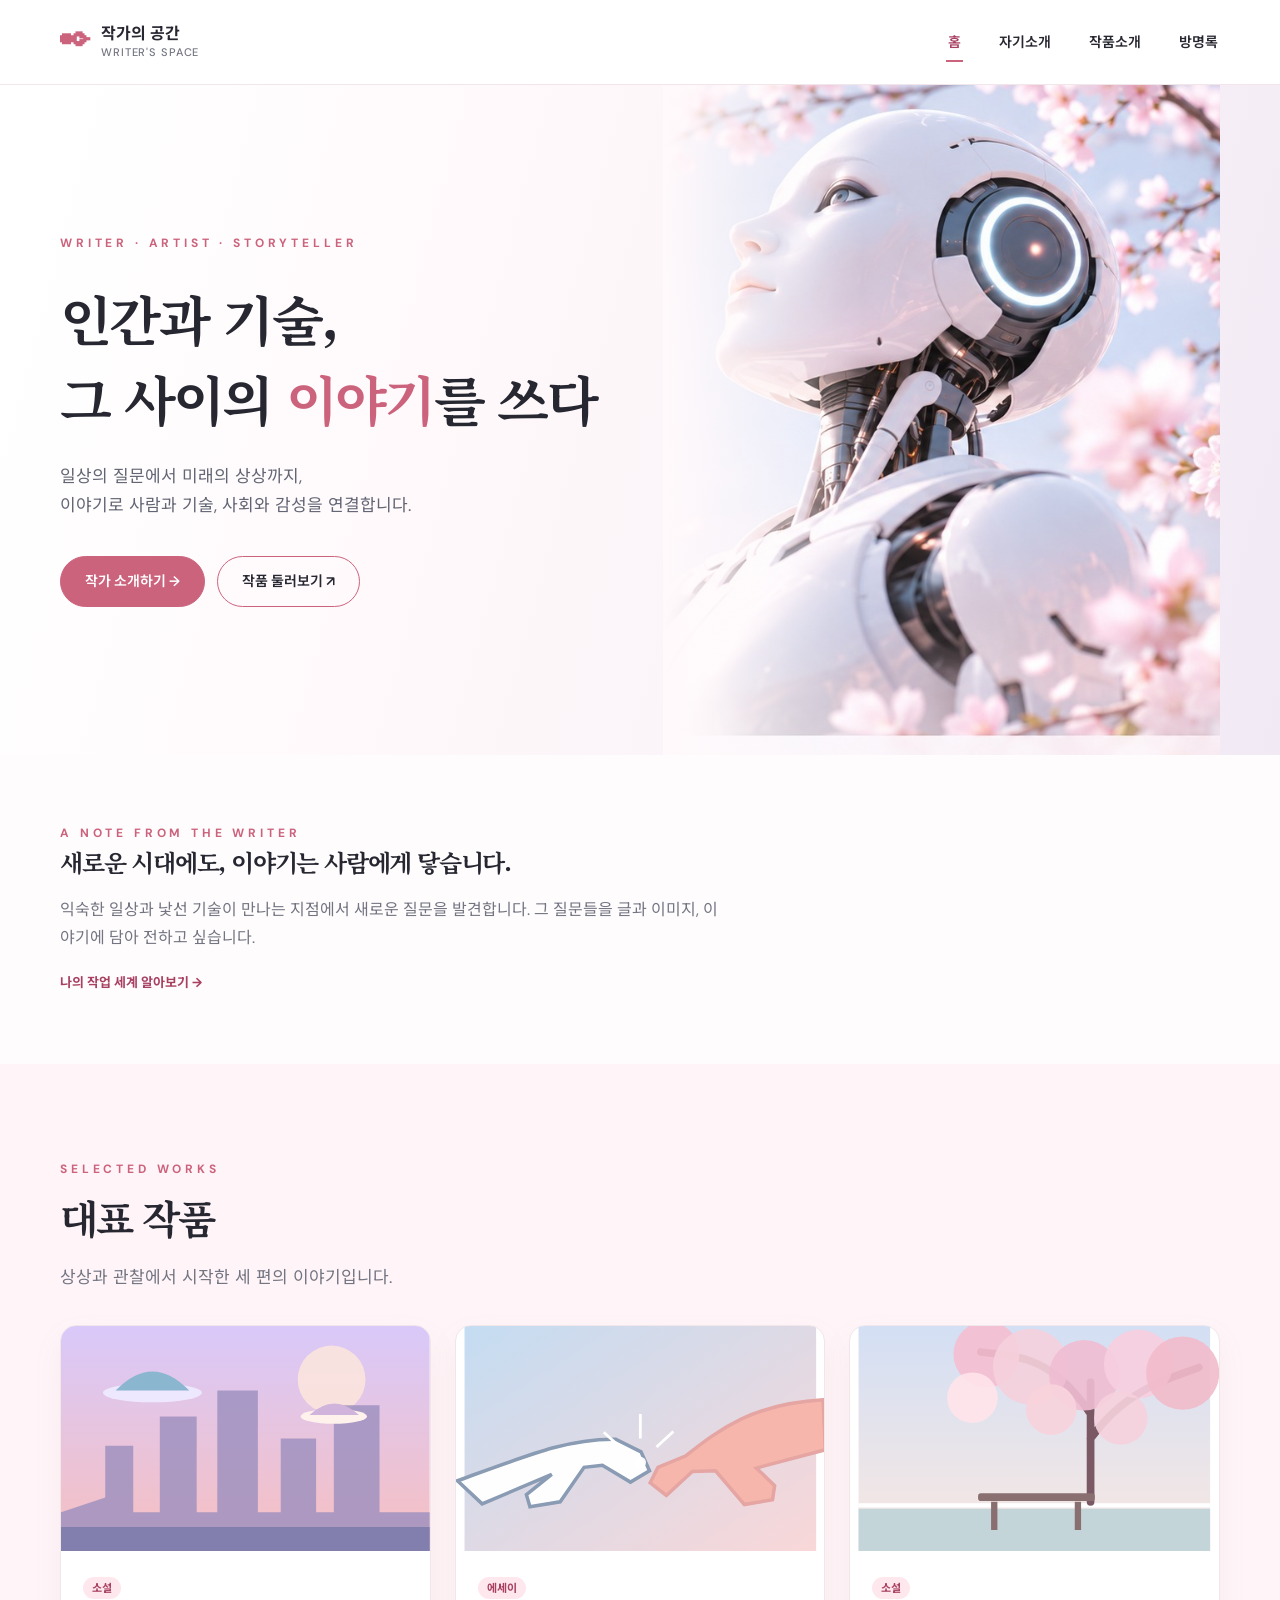
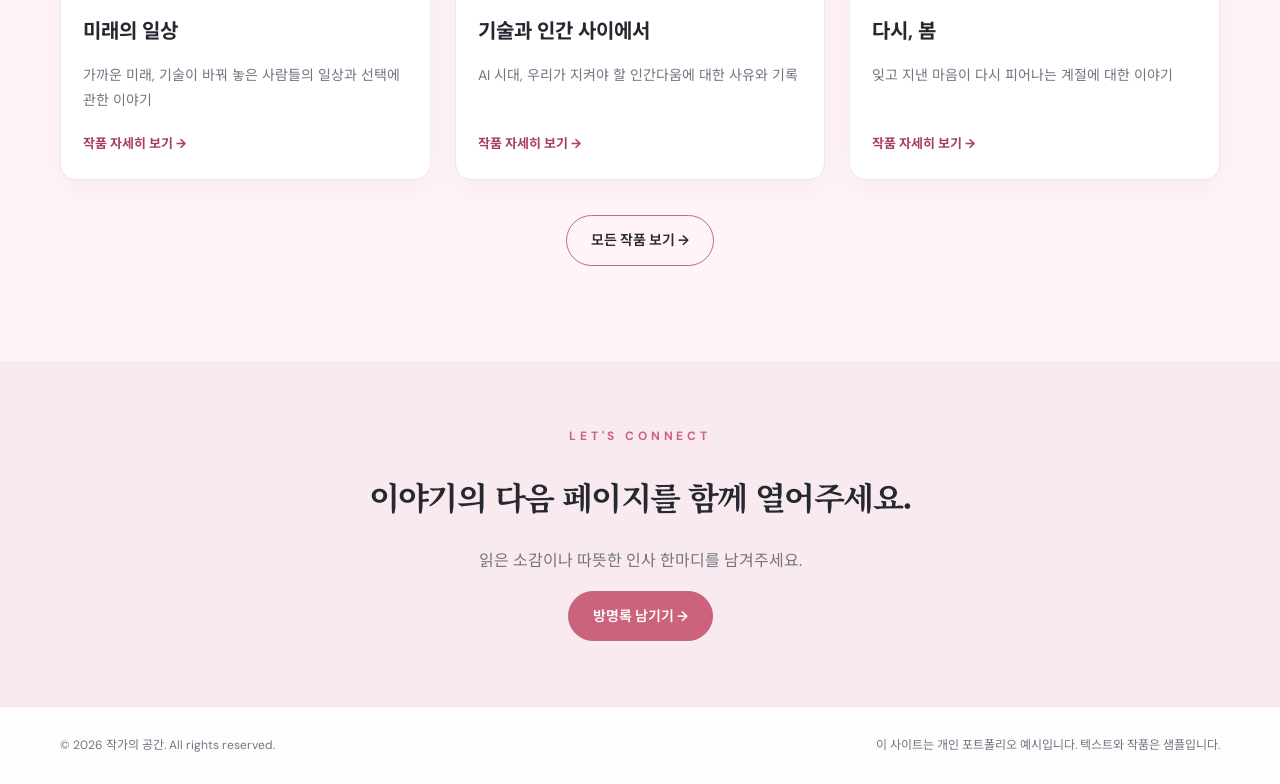
<file: index.html>
<!doctype html><html lang="ko"><head><meta charset="utf-8"><meta name="viewport" content="width=device-width,initial-scale=1"><meta name="theme-color" content="#fffafc"><meta name="description" content="인간과 기술, 그리고 이야기를 연결하는 작가의 공간"><title>홈 | 작가의 공간</title><link rel="stylesheet" href="style.css"></head><body><header class="site-header"><div class="container header-inner"><a class="brand" href="index.html" aria-label="홈으로"><span class="brand-mark">✒</span><span>작가의 공간<small>WRITER'S SPACE</small></span></a><button class="mobile-menu" aria-label="메뉴 열기" aria-expanded="false">☰</button><nav class="menu" aria-label="주 메뉴"><a class="active" href="index.html">홈</a><a class="" href="about.html">자기소개</a><a class="" href="works.html">작품소개</a><a class="" href="guestbook.html">방명록</a></nav></div></header><main><section class="hero"><div class="container hero-grid"><div class="hero-copy"><div class="eyebrow">WRITER · ARTIST · STORYTELLER</div><h1 class="serif">인간과 기술,<br>그 사이의 <span class="highlight">이야기</span>를 쓰다</h1><p>일상의 질문에서 미래의 상상까지,<br>이야기로 사람과 기술, 사회와 감성을 연결합니다.</p><div class="actions"><a class="btn primary" href="about.html">작가 소개하기 →</a><a class="btn" href="works.html">작품 둘러보기 ↗</a></div></div><div class="hero-art"><img src="assets/robot-hero.jpg" alt="밝은 벚꽃 배경 속 미래형 첨단 휴머노이드 로봇"></div></div></section><section class="home-short"><div class="container"><div class="eyebrow">A NOTE FROM THE WRITER</div><h2 class="serif">새로운 시대에도, 이야기는 사람에게 닿습니다.</h2><p>익숙한 일상과 낯선 기술이 만나는 지점에서 새로운 질문을 발견합니다. 그 질문들을 글과 이미지, 이야기에 담아 전하고 싶습니다.</p><a class="readmore" href="about.html">나의 작업 세계 알아보기 →</a></div></section><section class="section soft"><div class="container"><div class="section-heading"><div class="eyebrow">SELECTED WORKS</div><h2 class="serif">대표 작품</h2><p class="lead">상상과 관찰에서 시작한 세 편의 이야기입니다.</p></div><div class="cards"><article class="work-card" data-category="fiction"><div class="work-art"><svg viewBox="0 0 500 320" preserveAspectRatio="xMidYMid slice" xmlns="http://www.w3.org/2000/svg"><defs><linearGradient id="sky" x2="0" y2="1"><stop stop-color="#d8c9fb"/><stop offset="1" stop-color="#f8bfbf"/></linearGradient></defs><rect width="500" height="320" fill="url(#sky)"/><circle cx="367" cy="80" r="46" fill="#ffe9dd" opacity=".8"/><path d="M0 260L60 240V170H98V260h36V130h50v130h28V95h55v165h31V160h48v100h24V115h62v145h68V320H0" fill="#9c8fbe" opacity=".8"/><path d="M0 280h500v40H0z" fill="#827fae"/><ellipse cx="124" cy="98" rx="67" ry="13" fill="#eee8ff"/><path d="M74 95q50-52 100 0z" fill="#8bb6d0"/><ellipse cx="370" cy="130" rx="45" ry="10" fill="#fff1ec"/><path d="M337 128q34-31 67 0z" fill="#d0b4dc"/></svg></div><div class="card-info"><span class="tag">소설</span><h3>미래의 일상</h3><p>가까운 미래, 기술이 바꿔 놓은 사람들의 일상과 선택에 관한 이야기</p><a class="readmore" href="works.html">작품 자세히 보기 →</a></div></article><article class="work-card" data-category="essay"><div class="work-art"><svg viewBox="0 0 500 320" xmlns="http://www.w3.org/2000/svg"><defs><linearGradient id="a" x2="1" y2="1"><stop stop-color="#c4dcf2"/><stop offset="1" stop-color="#f9d7d8"/></linearGradient></defs><rect width="500" height="320" fill="url(#a)"/><path d="M-10 220C100 180 150 160 215 161L251 179 263 206 236 222 196 198 170 201 136 250 93 257 88 240 124 211 25 253z" fill="#fefefe" stroke="#8a9bb4" stroke-width="5"/><path d="M510 105C406 111 359 150 314 185L275 201 264 223 287 241 324 207 357 206 398 254 438 247 441 227 415 202 513 176z" fill="#f6b6ac" stroke="#e5a5a3" stroke-width="5"/><circle cx="250" cy="194" r="8" fill="white" opacity=".95"/><path d="M250 160v-35m-28 48-24-22m75 21 24-22" stroke="#fff" stroke-width="4"/></svg></div><div class="card-info"><span class="tag">에세이</span><h3>기술과 인간 사이에서</h3><p>AI 시대, 우리가 지켜야 할 인간다움에 대한 사유와 기록</p><a class="readmore" href="works.html">작품 자세히 보기 →</a></div></article><article class="work-card" data-category="fiction"><div class="work-art"><svg viewBox="0 0 500 320" xmlns="http://www.w3.org/2000/svg"><defs><linearGradient id="b" x2="0" y2="1"><stop stop-color="#d3dff4"/><stop offset="1" stop-color="#f9e8e2"/></linearGradient></defs><rect width="500" height="320" fill="url(#b)"/><path d="M0 260h500v60H0z" fill="#c3d5d9"/><path d="M0 255h500" stroke="#fff" stroke-width="6"/><path d="M330 250V80M330 125c-58-87-111-82-156-88M330 160c52-72 113-85 154-101" fill="none" stroke="#7a5965" stroke-width="11" stroke-linecap="round"/><circle cx="182" cy="40" r="47" fill="#f5bed1" opacity=".9"/><circle cx="245" cy="58" r="54" fill="#f5d1dc" opacity=".9"/><circle cx="321" cy="70" r="50" fill="#f0bdd2" opacity=".9"/><circle cx="398" cy="54" r="49" fill="#f8cfdf" opacity=".9"/><circle cx="461" cy="67" r="52" fill="#f2bccb" opacity=".9"/><circle cx="162" cy="102" r="36" fill="#ffe5ea" opacity=".9"/><circle cx="274" cy="119" r="36" fill="#f9d3dc" opacity=".9"/><circle cx="373" cy="131" r="38" fill="#f7d2dd" opacity=".9"/><rect x="170" y="238" width="166" height="11" rx="4" fill="#896f70"/><path d="M193 250v40m119-40v40" stroke="#896f70" stroke-width="9"/></svg></div><div class="card-info"><span class="tag">소설</span><h3>다시, 봄</h3><p>잊고 지낸 마음이 다시 피어나는 계절에 대한 이야기</p><a class="readmore" href="works.html">작품 자세히 보기 →</a></div></article></div><div style="text-align:center;margin-top:35px"><a href="works.html" class="btn">모든 작품 보기 →</a></div></div></section><section class="home-bottom"><div class="container"><div class="eyebrow">LET'S CONNECT</div><h2 class="serif">이야기의 다음 페이지를 함께 열어주세요.</h2><p class="muted">읽은 소감이나 따뜻한 인사 한마디를 남겨주세요.</p><a class="btn primary" href="guestbook.html">방명록 남기기 →</a></div></section></main><footer class="footer"><div class="container footer-inner"><span>© 2026 작가의 공간. All rights reserved.</span><span>이 사이트는 개인 포트폴리오 예시입니다. 텍스트와 작품은 샘플입니다.</span></div></footer><script src="script.js" defer></script></body></html>
</file>
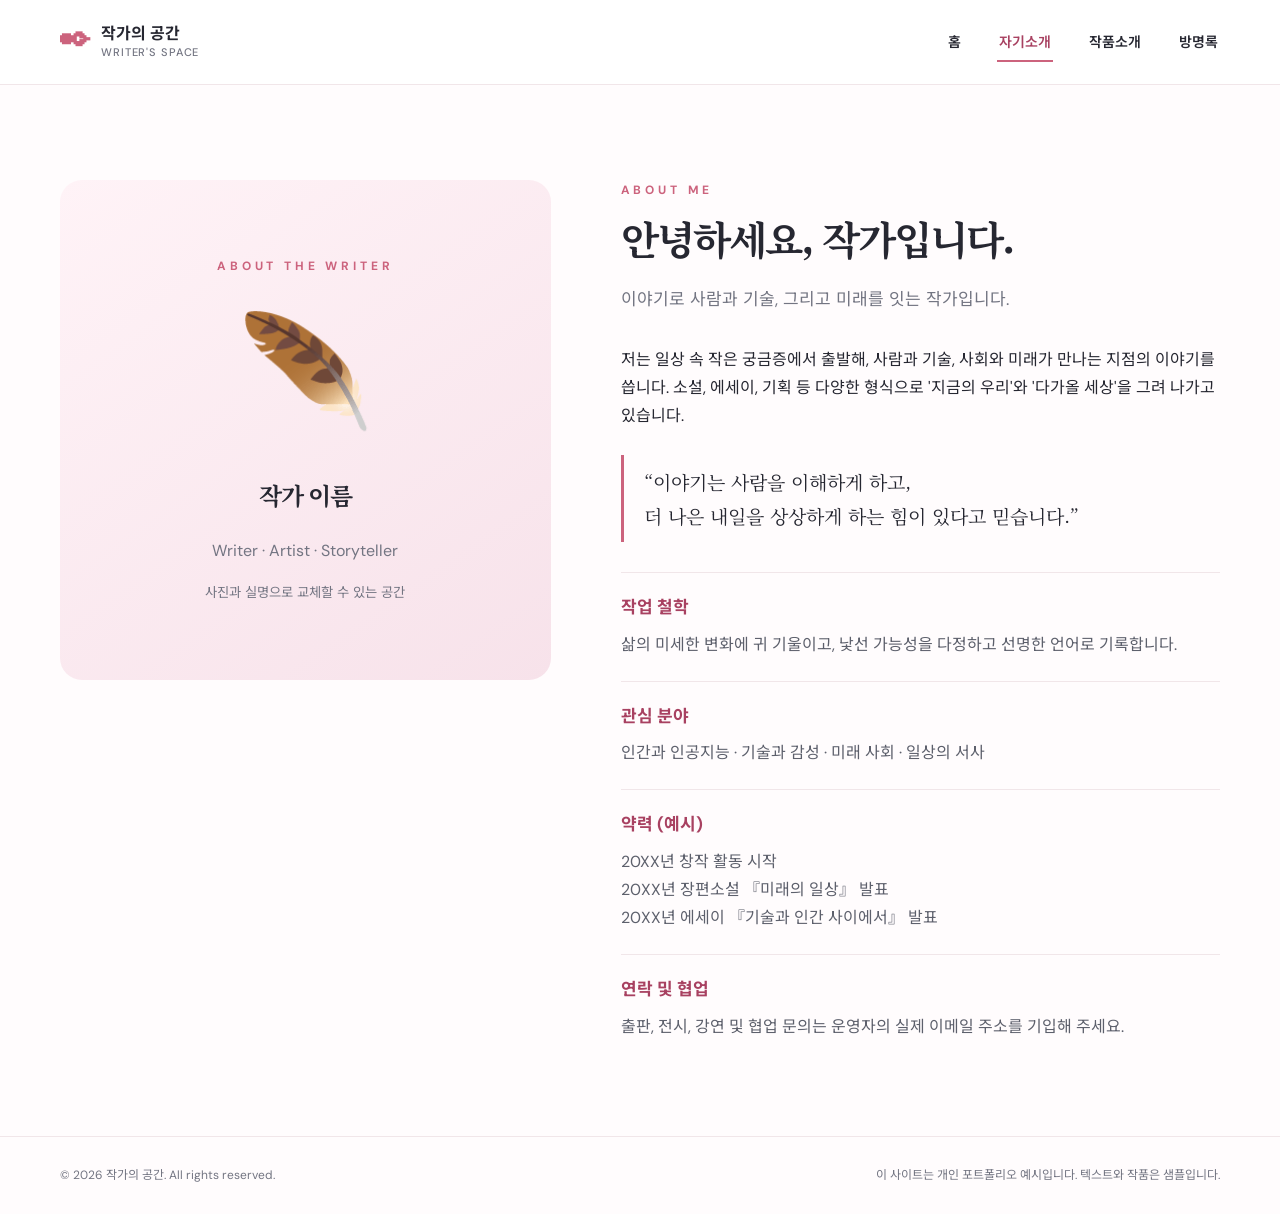
<file: about.html>
<!doctype html><html lang="ko"><head><meta charset="utf-8"><meta name="viewport" content="width=device-width,initial-scale=1"><meta name="theme-color" content="#fffafc"><meta name="description" content="인간과 기술, 그리고 이야기를 연결하는 작가의 공간"><title>자기소개 | 작가의 공간</title><link rel="stylesheet" href="style.css"></head><body><header class="site-header"><div class="container header-inner"><a class="brand" href="index.html" aria-label="홈으로"><span class="brand-mark">✒</span><span>작가의 공간<small>WRITER'S SPACE</small></span></a><button class="mobile-menu" aria-label="메뉴 열기" aria-expanded="false">☰</button><nav class="menu" aria-label="주 메뉴"><a class="" href="index.html">홈</a><a class="active" href="about.html">자기소개</a><a class="" href="works.html">작품소개</a><a class="" href="guestbook.html">방명록</a></nav></div></header><main><section class="section"><div class="container profile-grid"><div class="profile-panel"><div class="eyebrow">ABOUT THE WRITER</div><div class="emoji">🪶</div><h2 class="serif">작가 이름</h2><p class="muted">Writer · Artist · Storyteller</p><small class="muted">사진과 실명으로 교체할 수 있는 공간</small></div><div><div class="section-heading"><div class="eyebrow">ABOUT ME</div><h1 class="serif">안녕하세요, 작가입니다.</h1><p class="lead">이야기로 사람과 기술, 그리고 미래를 잇는 작가입니다.</p></div><p>저는 일상 속 작은 궁금증에서 출발해, 사람과 기술, 사회와 미래가 만나는 지점의 이야기를 씁니다. 소설, 에세이, 기획 등 다양한 형식으로 '지금의 우리'와 '다가올 세상'을 그려 나가고 있습니다.</p><div class="quote">“이야기는 사람을 이해하게 하고,<br>더 나은 내일을 상상하게 하는 힘이 있다고 믿습니다.”</div><div class="detail-list"><div class="detail-item"><h3>작업 철학</h3><p>삶의 미세한 변화에 귀 기울이고, 낯선 가능성을 다정하고 선명한 언어로 기록합니다.</p></div><div class="detail-item"><h3>관심 분야</h3><p>인간과 인공지능 · 기술과 감성 · 미래 사회 · 일상의 서사</p></div><div class="detail-item"><h3>약력 (예시)</h3><p>20XX년 창작 활동 시작<br>20XX년 장편소설 『미래의 일상』 발표<br>20XX년 에세이 『기술과 인간 사이에서』 발표</p></div><div class="detail-item"><h3>연락 및 협업</h3><p>출판, 전시, 강연 및 협업 문의는 운영자의 실제 이메일 주소를 기입해 주세요.</p></div></div></div></div></section></main><footer class="footer"><div class="container footer-inner"><span>© 2026 작가의 공간. All rights reserved.</span><span>이 사이트는 개인 포트폴리오 예시입니다. 텍스트와 작품은 샘플입니다.</span></div></footer><script src="script.js" defer></script></body></html>
</file>
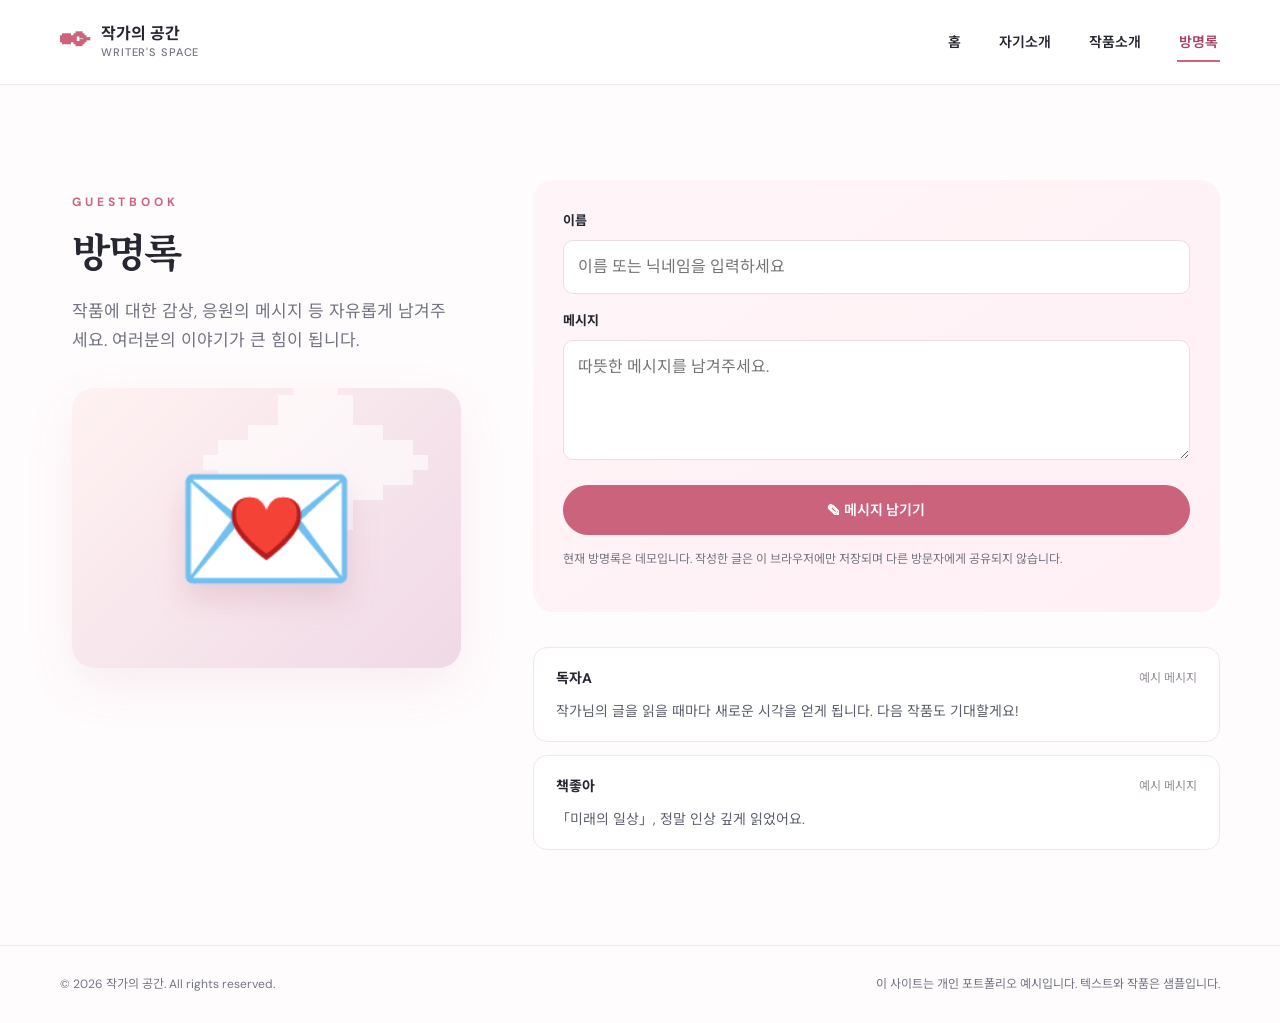
<file: guestbook.html>
<!doctype html><html lang="ko"><head><meta charset="utf-8"><meta name="viewport" content="width=device-width,initial-scale=1"><meta name="theme-color" content="#fffafc"><meta name="description" content="인간과 기술, 그리고 이야기를 연결하는 작가의 공간"><title>방명록 | 작가의 공간</title><link rel="stylesheet" href="style.css"></head><body><header class="site-header"><div class="container header-inner"><a class="brand" href="index.html" aria-label="홈으로"><span class="brand-mark">✒</span><span>작가의 공간<small>WRITER'S SPACE</small></span></a><button class="mobile-menu" aria-label="메뉴 열기" aria-expanded="false">☰</button><nav class="menu" aria-label="주 메뉴"><a class="" href="index.html">홈</a><a class="" href="about.html">자기소개</a><a class="" href="works.html">작품소개</a><a class="active" href="guestbook.html">방명록</a></nav></div></header><main><section class="section"><div class="container guest-layout"><div class="guest-info"><div class="section-heading"><div class="eyebrow">GUESTBOOK</div><h1 class="serif">방명록</h1><p class="lead">작품에 대한 감상, 응원의 메시지 등 자유롭게 남겨주세요. 여러분의 이야기가 큰 힘이 됩니다.</p></div><div class="intro-photo" style="min-height:280px"><div class="decor">💌</div></div></div><div><form id="guest-form" class="guest-form"><div class="field"><label for="name">이름</label><input id="name" name="name" required maxlength="30" placeholder="이름 또는 닉네임을 입력하세요"></div><div class="field"><label for="message">메시지</label><textarea id="message" name="message" maxlength="700" required placeholder="따뜻한 메시지를 남겨주세요."></textarea></div><button type="submit" class="btn primary" style="width:100%">✎ 메시지 남기기</button><p class="notice">현재 방명록은 데모입니다. 작성한 글은 이 브라우저에만 저장되며 다른 방문자에게 공유되지 않습니다.</p></form><div id="entries" class="entries" aria-live="polite"></div></div></div></section></main><footer class="footer"><div class="container footer-inner"><span>© 2026 작가의 공간. All rights reserved.</span><span>이 사이트는 개인 포트폴리오 예시입니다. 텍스트와 작품은 샘플입니다.</span></div></footer><script src="script.js" defer></script></body></html>
</file>
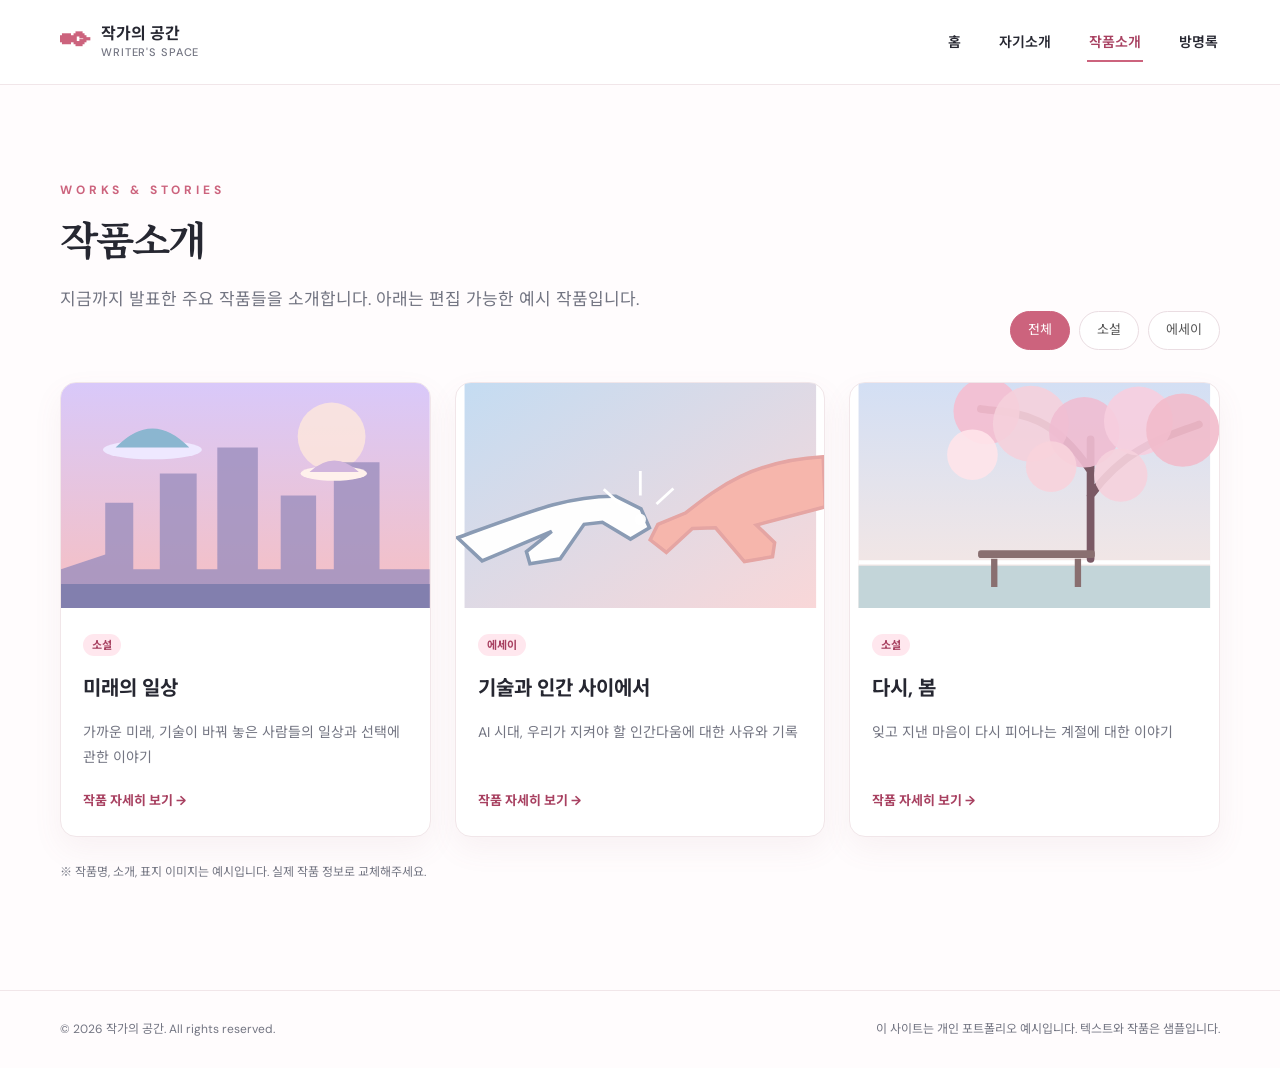
<file: works.html>
<!doctype html><html lang="ko"><head><meta charset="utf-8"><meta name="viewport" content="width=device-width,initial-scale=1"><meta name="theme-color" content="#fffafc"><meta name="description" content="인간과 기술, 그리고 이야기를 연결하는 작가의 공간"><title>작품소개 | 작가의 공간</title><link rel="stylesheet" href="style.css"></head><body><header class="site-header"><div class="container header-inner"><a class="brand" href="index.html" aria-label="홈으로"><span class="brand-mark">✒</span><span>작가의 공간<small>WRITER'S SPACE</small></span></a><button class="mobile-menu" aria-label="메뉴 열기" aria-expanded="false">☰</button><nav class="menu" aria-label="주 메뉴"><a class="" href="index.html">홈</a><a class="" href="about.html">자기소개</a><a class="active" href="works.html">작품소개</a><a class="" href="guestbook.html">방명록</a></nav></div></header><main><section class="section"><div class="container"><div class="section-heading"><div class="eyebrow">WORKS & STORIES</div><h1 class="serif">작품소개</h1><p class="lead">지금까지 발표한 주요 작품들을 소개합니다. 아래는 편집 가능한 예시 작품입니다.</p></div><div class="filters" aria-label="작품 분류"><button class="filter active" data-filter="all">전체</button><button class="filter" data-filter="fiction">소설</button><button class="filter" data-filter="essay">에세이</button></div><div class="cards"><article class="work-card" data-category="fiction"><div class="work-art"><svg viewBox="0 0 500 320" preserveAspectRatio="xMidYMid slice" xmlns="http://www.w3.org/2000/svg"><defs><linearGradient id="sky" x2="0" y2="1"><stop stop-color="#d8c9fb"/><stop offset="1" stop-color="#f8bfbf"/></linearGradient></defs><rect width="500" height="320" fill="url(#sky)"/><circle cx="367" cy="80" r="46" fill="#ffe9dd" opacity=".8"/><path d="M0 260L60 240V170H98V260h36V130h50v130h28V95h55v165h31V160h48v100h24V115h62v145h68V320H0" fill="#9c8fbe" opacity=".8"/><path d="M0 280h500v40H0z" fill="#827fae"/><ellipse cx="124" cy="98" rx="67" ry="13" fill="#eee8ff"/><path d="M74 95q50-52 100 0z" fill="#8bb6d0"/><ellipse cx="370" cy="130" rx="45" ry="10" fill="#fff1ec"/><path d="M337 128q34-31 67 0z" fill="#d0b4dc"/></svg></div><div class="card-info"><span class="tag">소설</span><h3>미래의 일상</h3><p>가까운 미래, 기술이 바꿔 놓은 사람들의 일상과 선택에 관한 이야기</p><a class="readmore" href="works.html">작품 자세히 보기 →</a></div></article><article class="work-card" data-category="essay"><div class="work-art"><svg viewBox="0 0 500 320" xmlns="http://www.w3.org/2000/svg"><defs><linearGradient id="a" x2="1" y2="1"><stop stop-color="#c4dcf2"/><stop offset="1" stop-color="#f9d7d8"/></linearGradient></defs><rect width="500" height="320" fill="url(#a)"/><path d="M-10 220C100 180 150 160 215 161L251 179 263 206 236 222 196 198 170 201 136 250 93 257 88 240 124 211 25 253z" fill="#fefefe" stroke="#8a9bb4" stroke-width="5"/><path d="M510 105C406 111 359 150 314 185L275 201 264 223 287 241 324 207 357 206 398 254 438 247 441 227 415 202 513 176z" fill="#f6b6ac" stroke="#e5a5a3" stroke-width="5"/><circle cx="250" cy="194" r="8" fill="white" opacity=".95"/><path d="M250 160v-35m-28 48-24-22m75 21 24-22" stroke="#fff" stroke-width="4"/></svg></div><div class="card-info"><span class="tag">에세이</span><h3>기술과 인간 사이에서</h3><p>AI 시대, 우리가 지켜야 할 인간다움에 대한 사유와 기록</p><a class="readmore" href="works.html">작품 자세히 보기 →</a></div></article><article class="work-card" data-category="fiction"><div class="work-art"><svg viewBox="0 0 500 320" xmlns="http://www.w3.org/2000/svg"><defs><linearGradient id="b" x2="0" y2="1"><stop stop-color="#d3dff4"/><stop offset="1" stop-color="#f9e8e2"/></linearGradient></defs><rect width="500" height="320" fill="url(#b)"/><path d="M0 260h500v60H0z" fill="#c3d5d9"/><path d="M0 255h500" stroke="#fff" stroke-width="6"/><path d="M330 250V80M330 125c-58-87-111-82-156-88M330 160c52-72 113-85 154-101" fill="none" stroke="#7a5965" stroke-width="11" stroke-linecap="round"/><circle cx="182" cy="40" r="47" fill="#f5bed1" opacity=".9"/><circle cx="245" cy="58" r="54" fill="#f5d1dc" opacity=".9"/><circle cx="321" cy="70" r="50" fill="#f0bdd2" opacity=".9"/><circle cx="398" cy="54" r="49" fill="#f8cfdf" opacity=".9"/><circle cx="461" cy="67" r="52" fill="#f2bccb" opacity=".9"/><circle cx="162" cy="102" r="36" fill="#ffe5ea" opacity=".9"/><circle cx="274" cy="119" r="36" fill="#f9d3dc" opacity=".9"/><circle cx="373" cy="131" r="38" fill="#f7d2dd" opacity=".9"/><rect x="170" y="238" width="166" height="11" rx="4" fill="#896f70"/><path d="M193 250v40m119-40v40" stroke="#896f70" stroke-width="9"/></svg></div><div class="card-info"><span class="tag">소설</span><h3>다시, 봄</h3><p>잊고 지낸 마음이 다시 피어나는 계절에 대한 이야기</p><a class="readmore" href="works.html">작품 자세히 보기 →</a></div></article></div><p class="notice" style="margin-top:25px">※ 작품명, 소개, 표지 이미지는 예시입니다. 실제 작품 정보로 교체해주세요.</p></div></section></main><footer class="footer"><div class="container footer-inner"><span>© 2026 작가의 공간. All rights reserved.</span><span>이 사이트는 개인 포트폴리오 예시입니다. 텍스트와 작품은 샘플입니다.</span></div></footer><script src="script.js" defer></script></body></html>
</file>
<file: style.css>
@import url('https://fonts.googleapis.com/css2?family=DM+Sans:wght@400;500;600;700&family=Noto+Sans+KR:wght@300;400;500;600;700&family=Noto+Serif+KR:wght@400;500;600;700&display=swap');
:root{--pink:#cc637d;--pink-deep:#a84161;--pale:#fff0f4;--ink:#262731;--muted:#737582;--line:#f1e6e9;--bg:#fffcfd}*{box-sizing:border-box}html{scroll-behavior:smooth}body{margin:0;background:var(--bg);color:var(--ink);font-family:'DM Sans','Noto Sans KR',sans-serif;line-height:1.75}a{text-decoration:none;color:inherit}button,input,textarea{font:inherit}button{cursor:pointer}.container{width:min(1160px,calc(100% - 44px));margin:auto}.site-header{height:85px;background:#ffffffea;backdrop-filter:blur(16px);position:sticky;top:0;z-index:10;border-bottom:1px solid var(--line)}.header-inner{display:flex;align-items:center;justify-content:space-between;height:100%}.brand{display:flex;gap:10px;align-items:center;font-weight:700;line-height:1.3}.brand-mark{font-size:31px;color:var(--pink)}.brand small{display:block;font-size:11px;font-weight:500;letter-spacing:.08em;color:var(--muted)}.menu{display:flex;gap:34px;align-items:center}.menu a{font-size:14px;font-weight:600;position:relative;padding:28px 2px}.menu a:hover,.menu a.active{color:var(--pink-deep)}.menu a.active:after{content:'';height:2px;background:var(--pink);position:absolute;left:0;right:0;bottom:20px}.mobile-menu{display:none;border:0;background:none;font-size:24px}.eyebrow{font-size:12px;letter-spacing:.32em;color:var(--pink);font-weight:700}.serif{font-family:'Noto Serif KR',serif;line-height:1.48;letter-spacing:-.05em}.hero{min-height:670px;position:relative;overflow:hidden;background:linear-gradient(105deg,#fff 5%,#fff8fa 40%,#f1eaf5 100%)}.hero-grid{display:grid;grid-template-columns:1.04fr .96fr;min-height:670px;align-items:center}.hero-copy{position:relative;z-index:2;padding:70px 0}.hero h1{font-size:clamp(38px,4.2vw,61px);margin:24px 0}.highlight{color:var(--pink)}.hero p{font-size:17px;color:#626574;margin-bottom:35px}.hero-art{height:100%;min-height:670px;position:relative}.hero-art:before{content:'';position:absolute;inset:0;background:linear-gradient(90deg,#fff9fb 0%,transparent 36%);z-index:1}.hero-art img{width:100%;height:100%;object-fit:cover;object-position:50% 45%;position:absolute;inset:0}.btn{display:inline-flex;align-items:center;justify-content:center;gap:12px;border:1px solid var(--pink);border-radius:50px;padding:12px 24px;font-size:14px;font-weight:600;transition:.2s}.btn.primary{background:var(--pink);color:white}.btn:hover{transform:translateY(-2px);box-shadow:0 9px 20px #cc637d22}.actions{display:flex;gap:12px;flex-wrap:wrap}.section{padding:95px 0}.section.soft{background:#fff5f8}.section-heading{margin-bottom:32px}.section-heading h1,.section-heading h2{font-size:clamp(31px,3.1vw,43px);margin:8px 0 10px}.lead{font-size:17px;color:var(--muted);max-width:720px}.two-cols{display:grid;grid-template-columns:1fr 1fr;gap:64px;align-items:center}.intro-photo{border-radius:22px;overflow:hidden;box-shadow:0 18px 50px #ad637d19;min-height:385px;background:linear-gradient(135deg,#fff2f2,#efd9e6);position:relative}.intro-photo .decor{position:absolute;inset:0;display:flex;align-items:center;justify-content:center;font-size:148px;filter:drop-shadow(0 16px 15px #ad637d33)}.intro-photo:before{content:'✦';position:absolute;font-size:240px;color:#ffffffa1;right:18px;top:-120px}.quote{border-left:3px solid var(--pink);padding:10px 0 10px 20px;margin:25px 0;font-family:'Noto Serif KR',serif;font-size:19px}.stats{display:flex;gap:24px;margin:25px 0}.stat{padding-right:25px;border-right:1px solid var(--line)}.stat:last-child{border:0}.stat strong{display:block;font-size:29px;color:var(--pink)}.muted{color:var(--muted)}.cards{display:grid;grid-template-columns:repeat(3,1fr);gap:24px}.work-card{background:white;border:1px solid var(--line);border-radius:16px;overflow:hidden;box-shadow:0 12px 30px #9d657412;transition:.2s}.work-card:hover{transform:translateY(-5px)}.work-art{height:225px;position:relative;overflow:hidden;display:flex;align-items:center;justify-content:center}.work-art svg{width:100%;height:100%;display:block}.card-info{padding:22px}.tag{background:#ffe7ee;color:var(--pink-deep);padding:4px 9px;border-radius:30px;font-size:11px;font-weight:700}.card-info h3{font-size:20px;margin:13px 0 8px}.card-info p{font-size:14px;color:var(--muted);min-height:52px}.readmore{color:var(--pink-deep);font-size:13px;font-weight:700}.filters{display:flex;gap:9px;justify-content:flex-end;margin:-35px 0 32px}.filter{border:1px solid #eadde2;background:white;border-radius:30px;padding:7px 17px;color:#555;font-size:13px}.filter.active{background:var(--pink);color:#fff;border-color:var(--pink)}.work-card[hidden]{display:none}.profile-grid{display:grid;grid-template-columns:.9fr 1.1fr;gap:70px;align-items:start}.profile-panel{background:linear-gradient(145deg,#fff3f7,#f7e2ea);padding:34px;border-radius:22px;min-height:500px;display:flex;align-items:center;justify-content:center;flex-direction:column;text-align:center}.profile-panel .emoji{font-size:110px}.profile-panel h2{margin:8px 0}.detail-list{display:grid;gap:22px;margin-top:30px}.detail-item{border-top:1px solid var(--line);padding-top:20px}.detail-item h3{color:var(--pink-deep);margin:0 0 8px;font-size:17px}.detail-item p{margin:0;color:#5d606c}.guest-layout{display:grid;grid-template-columns:.75fr 1.25fr;gap:60px}.guest-info{padding:12px}.guest-form{background:linear-gradient(145deg,#fff5f8,#fff0f5);padding:30px;border-radius:20px}.field{margin-bottom:16px}.field label{display:block;font-size:13px;font-weight:700;margin-bottom:7px}.field input,.field textarea{width:100%;border:1px solid #eadde4;background:white;border-radius:10px;padding:12px 14px;outline:none}.field input:focus,.field textarea:focus{border-color:var(--pink)}.field textarea{min-height:120px;resize:vertical}.entries{margin-top:35px;display:grid;gap:13px}.entry{border:1px solid var(--line);padding:18px 22px;background:white;border-radius:14px}.entry header{display:flex;align-items:center;justify-content:space-between;gap:12px}.entry strong{font-size:14px}.entry time{font-size:12px;color:#98909a}.entry p{margin:8px 0 0;font-size:14px;color:#5d606c;white-space:pre-wrap;overflow-wrap:anywhere}.notice{font-size:12px;color:var(--muted);margin-top:14px}.footer{border-top:1px solid var(--line);padding:28px 0;color:var(--muted);font-size:12px}.footer-inner{display:flex;justify-content:space-between;flex-wrap:wrap;gap:12px}.home-short{padding:68px 0}.home-short h2{margin:0 0 15px}.home-short p{max-width:670px;color:var(--muted)}.home-bottom{background:#f9eaf0;padding:65px 0;text-align:center}.home-bottom h2{font-size:32px}.toast{position:fixed;bottom:25px;right:25px;background:#332732;color:#fff;padding:13px 18px;border-radius:9px;z-index:20;font-size:13px;box-shadow:0 8px 25px #0002}@media(max-width:800px){.site-header{height:72px}.mobile-menu{display:block}.menu{display:none;position:absolute;top:72px;left:0;right:0;background:white;padding:14px 24px 20px;box-shadow:0 8px 20px #0001;flex-direction:column;gap:0;align-items:stretch}.menu.open{display:flex}.menu a{padding:10px 4px}.menu a.active:after{bottom:5px;right:auto;width:28px}.hero-grid{display:flex;flex-direction:column;min-height:0}.hero-copy{padding:68px 0 22px}.hero-art{min-height:390px;width:calc(100% + 44px);margin:0 -22px}.hero-art:before{background:linear-gradient(180deg,#fff9fb,transparent 34%)}.hero{min-height:0}.section{padding:65px 0}.two-cols,.profile-grid,.guest-layout{grid-template-columns:1fr;gap:28px}.cards{grid-template-columns:1fr 1fr}.filters{justify-content:flex-start;margin:0 0 24px}.intro-photo{min-height:300px}.guest-info{padding:0}}@media(max-width:560px){.cards{grid-template-columns:1fr}.hero h1{font-size:37px}.hero-art{min-height:310px}.stats{gap:12px}.stat{padding-right:12px}.stat strong{font-size:23px}.guest-form{padding:20px}.filters{flex-wrap:wrap}.section-heading h1{font-size:31px}}
</file>
